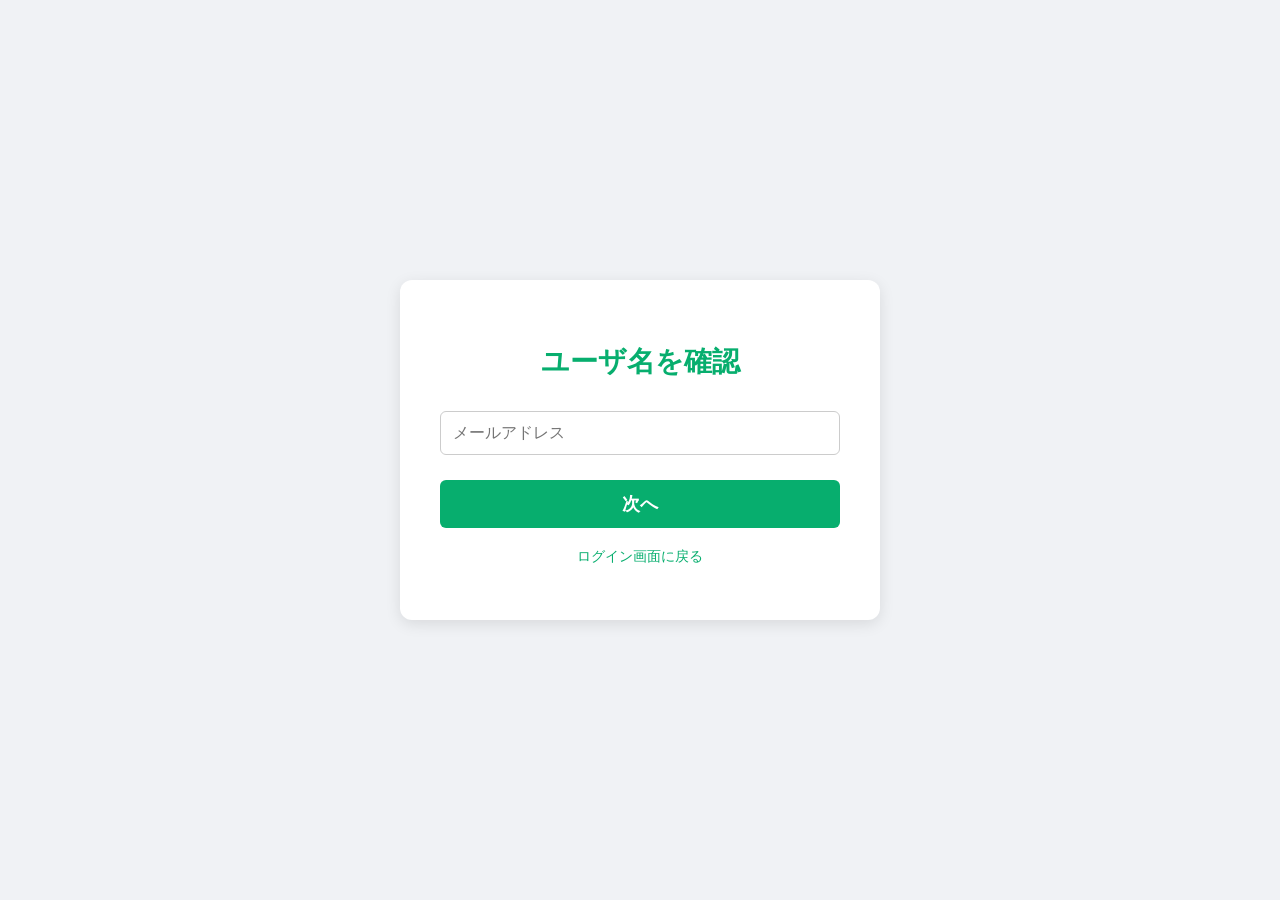
<file: html/forgot-username.html>
<!DOCTYPE html>
<html lang="ja">
<head>
    <meta charset="UTF-8">
    <title>ユーザー名を忘れた方へ</title>
    <link rel="stylesheet" href="../css/forgot-username.css">
</head>
<body>
    <div class="forgotUserForm-container">
      <h2>ユーザ名を確認</h2>
      <form id="forgotUserForm">
        <input type="email" id="email" placeholder="メールアドレス" required><br>
        <button type="submit">次へ</button>
      </form>
      <p><a href="login.html">ログイン画面に戻る</a></p>
    </div>
    <script src="../js/forgot-username.js"></script>
</body>
</html>
</file>
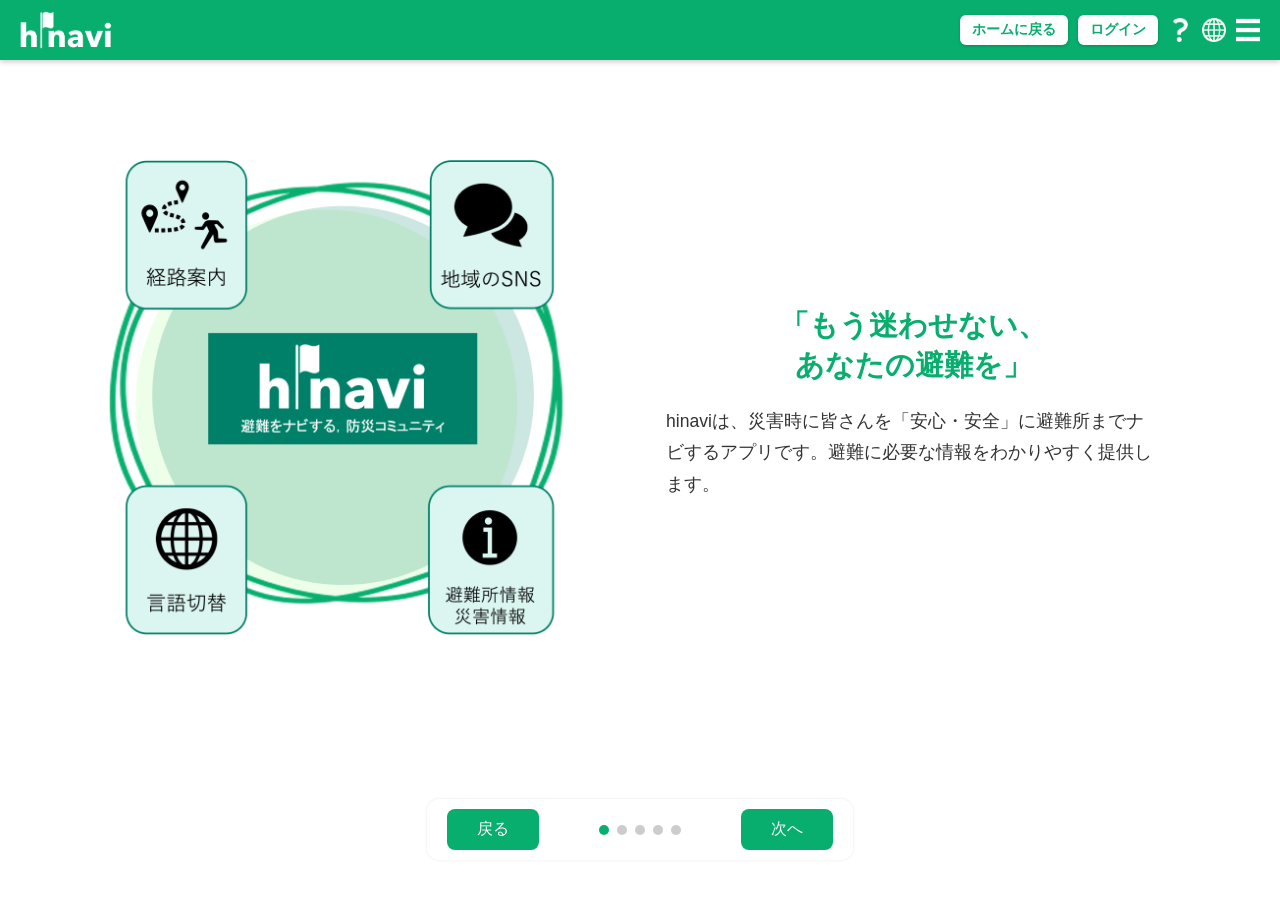
<file: html/help.html>
<!DOCTYPE html>
<html lang="ja">
<head>
  <meta charset="UTF-8">
  <meta name="viewport" content="width=device-width, initial-scale=1.0, minimum-scale=1.0">
  <title data-i18n="help-html-title">チュートリアル</title>
  <link rel="stylesheet" href="../css/help.css">
  <link rel="stylesheet" href="../css/header.css">
</head>
<body>
  <header id="header">
    <img src="../img/logo2.png" alt="hinavi" id="logo">

    <div id="header-right">
      <button id="back-to-home-btn" onclick="location.href='../index.html'">ホームに戻る</button>

      <button id="loginBtn" onclick="location.href='login.html'">ログイン</button>

      <button id="help-btn" onclick="location.href='help.html'">
        <img src="../img/help.png" alt="Help">
      </button>

      <div id="language-wrapper">
        <button id="language-btn">
          <img src="../img/language.png" alt="Language" />
        </button>
        <select id="language-select">
          <option value="ja">日本語</option>
          <option value="zh">中文</option>
          <option value="en">English</option>
        </select>
      </div>

      <div id="menu-container">
        <button id="menu-btn" class="header-icon-btn">
          <img src="../img/menu.png" alt="Menu">
        </button>
        <ul id="menu-list" class="hidden">
          <li id="menu-mypage"><a href="mypage.html" data-i18n="mypage">マイページ</a></li>
          <li id="menu-hinavi"><a href="hinavi.html" data-i18n="hinavi-icon">hinaviとは</a></li>
        </ul>
      </div>
    </div>
  </header>
  <style>

  /* 改行文字（\n）を実際の改行として表示する */
  [data-i18n] {
    white-space: pre-line;
  }
  </style>

  <div class="help-container">
    <!-- 各スライド -->
    <div class="slide active">
      <div class="slide-content">
        <img src="../img/help1-1.png" alt="hinaviの説明">
        <div class="text">
          <h2 data-i18n="help-title">「もう迷わせない、
                                      あなたの避難を」</h2>
          <p data-i18n="help-description">hinaviは、災害時に皆さんを「安心・安全」に避難所までナビするアプリです。避難に必要な情報をわかりやすく提供します。</p>
        </div>
      </div>
    </div>

    <div class="slide">
      <div class="slide-content">
        <img src="../img/help3.png" alt="避難経路案内">
        <div class="text">
          <h2 data-i18n="evacuation-route-title">近くの避難所までの
                                                  最短ルートを案内</h2>
          <p data-i18n="evacuation-route-description">GPSを活用し、現在地から避難所までのルートを表示・案内します。</p>
        </div>
      </div>
    </div>

    <div class="slide">
      <div class="slide-content">
        <img src="../img/help4.png" alt="コメント投稿">
        <div class="text">
          <h2 data-i18n="comment-title">ローカル情報を共有し
                                        避難に活用</h2>
          <p data-i18n="comment-description">地図上で「通れない道」「段差」などの情報を投稿・確認できます。これらの情報をもとに避難所までの最適なルートを選択できます。</p>
        </div>
      </div>
    </div>

        <div class="slide">
      <div class="slide-content">
        <img src="../img/help2.png" alt="災害・避難所情報">
        <div class="text">
          <h2 data-i18n="disasters-and-evacuation-centers-title">最新の災害・避難所情報を
                                                                  すぐに確認</h2>
          <p data-i18n="disasters-and-evacuation-centers-description">現在地周辺の災害状況や避難所情報をすぐに確認できます。</p>
        </div>
      </div>
    </div>

    <div class="slide">
      <div class="slide-content">
        <img src="../img/help5.png" alt="多言語対応">
        <div class="text">
          <h2 data-i18n="multilingual-support-title">多言語対応で誰でも安心</h2>
          <p data-i18n="multilingual-support-description">現在は、日本語・英語・中国語に対応しています。</p>
        </div>
      </div>
    </div>

    <!-- ページ下のボタン -->
    <div class="controls">
      <button id="prevBtn" data-i18n="pre-btn">戻る</button>
      <div class="dots">
        <span class="dot active"></span>
        <span class="dot"></span>
        <span class="dot"></span>
        <span class="dot"></span>
        <span class="dot"></span>
      </div>
      <button id="nextBtn" data-i18n="next-btn">次へ</button>
    </div>
  </div>

  <script src="../js/help.js"></script>
  <script src="../js/lang.js" defer></script>
  <script src="../js/menu.js" defer></script>
</body>
</html>
</file>
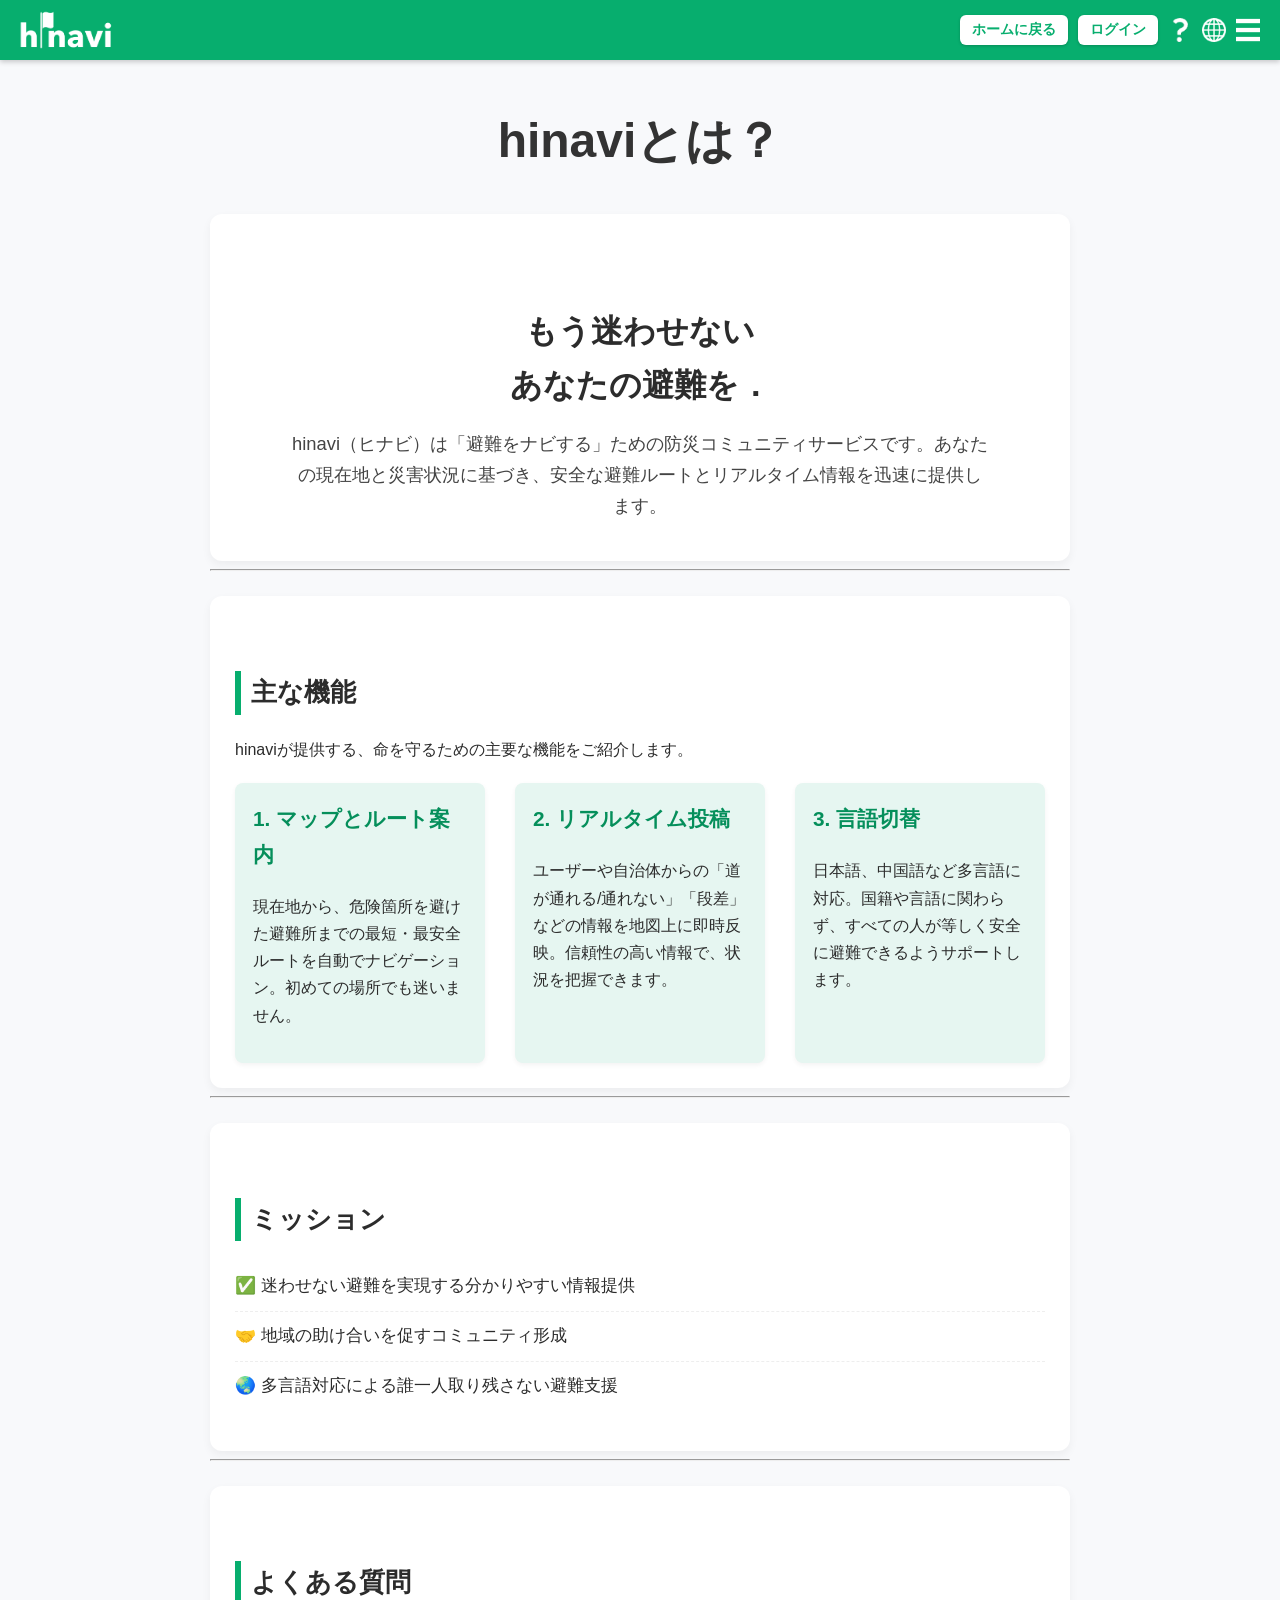
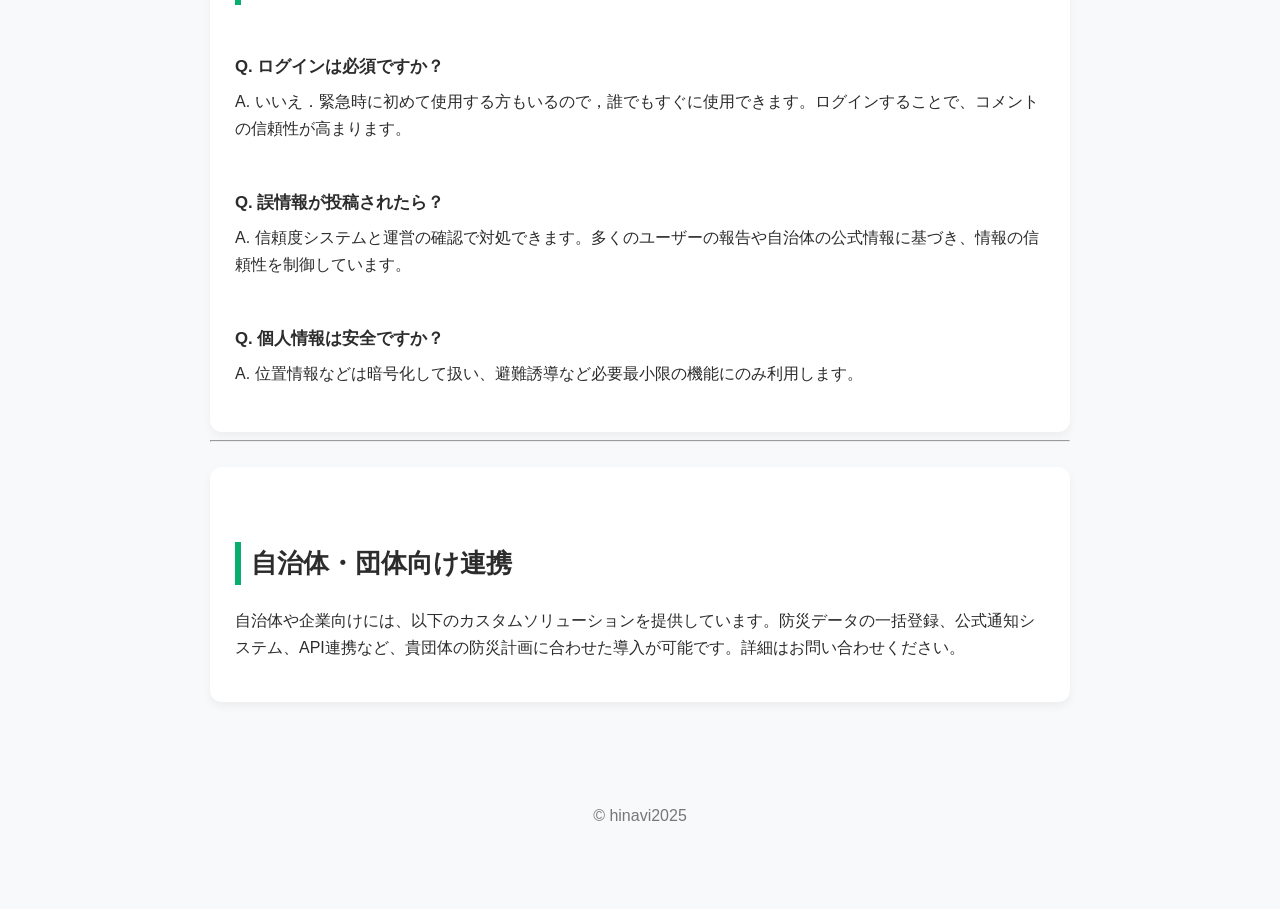
<file: html/hinavi.html>
<!DOCTYPE html>
<html lang="ja">
<head>
  <meta charset="UTF-8" />
  <meta name="viewport" content="width=device-width, initial-scale=1.0" />
  <title data-i18n="hinavi-title">hinaviとは？</title>
  <link rel="stylesheet" href="../css/hinavi.css">
  <link rel="stylesheet" href="../css/header.css">
</head>
<body>
  <header id="header">
    <img src="../img/logo2.png" alt="hinavi" id="logo">

    <div id="header-right">
      <button id="back-to-home-btn" onclick="location.href='../index.html'">ホームに戻る</button>

      <button id="loginBtn" onclick="location.href='login.html'">ログイン</button>

      <button id="help-btn" onclick="location.href='help.html'">
        <img src="../img/help.png" alt="Help">
      </button>

      <div id="language-wrapper">
        <button id="language-btn">
          <img src="../img/language.png" alt="Language" />
        </button>
        <select id="language-select">
          <option value="ja">日本語</option>
          <option value="zh">中文</option>
          <option value="en">English</option>
        </select>
      </div>
      <style>
      /* 改行文字（\n）を実際の改行として表示する */
      [data-i18n] {
        white-space: pre-line;
      }
      </style>

      <div id="menu-container">
        <button id="menu-btn" class="header-icon-btn">
          <img src="../img/menu.png" alt="Menu">
        </button>
        <ul id="menu-list" class="hidden">
          <li id="menu-mypage"><a href="mypage.html" data-i18n="mypage">マイページ</a></li>
          <li id="menu-hinavi"><a href="hinavi.html" data-i18n="hinavi-icon">hinaviとは</a></li>
        </ul>
      </div>
    </div>
  </header>

<div class="container">
    <h1 data-i18n="hinavi-title">hinaviとは？</h1>
    <section class="main-message" >
        <h2 class="no-border" data-i18n="hinavi-subtitle">もう迷わせない
                                                          あなたの避難を．</h2>
        <p class="lead-text" data-i18n="hinavi-description">hinavi（ヒナビ）は「避難をナビする」ための防災コミュニティサービスです。あなたの現在地と災害状況に基づき、安全な避難ルートとリアルタイム情報を迅速に提供します。</p>
    </section>

    <hr>

    <section>
        <h2 data-i18n="hinavi-features">主な機能</h2>
        <p data-i18n="hinavi-features-description">hinaviが提供する、命を守るための主要な機能をご紹介します。</p>

        <div class="feature-grid">
            <div class="feature-item">
                <h3 data-i18n="hinavi-feature-1-title">1. マップとルート案内</h3>
                <p data-i18n="hinavi-feature-1-description">現在地から、危険箇所を避けた避難所までの最短・最安全ルートを自動でナビゲーション。初めての場所でも迷いません。</p>

            </div>
            
            <div class="feature-item">
                <h3 data-i18n="hinavi-feature-2-title">2. リアルタイム投稿</h3>
                <p data-i18n="hinavi-feature-2-description">ユーザーや自治体からの「道が通れる/通れない」「段差」などの情報を地図上に即時反映。信頼性の高い情報で、状況を把握できます。</p>
            </div>
            
            
            <div class="feature-item">
                <h3 data-i18n="hinavi-feature-3-title">3. 言語切替</h3>
                <p data-i18n="hinavi-feature-3-description">日本語、中国語など多言語に対応。国籍や言語に関わらず、すべての人が等しく安全に避難できるようサポートします。</p>
            </div>
        </div>
    </section>

    <hr>

    <section>
      <h2 data-i18n="mission-title">ミッション</h2>
      <ul class="value-list">
        <li data-i18n="mission-1">✅ 迷わせない避難を実現する分かりやすい情報提供</li>
        <li data-i18n="mission-2">🤝 地域の助け合いを促すコミュニティ形成</li>
        <li data-i18n="mission-3">🌏 多言語対応による誰一人取り残さない避難支援</li>
      </ul>
    </section>

    <hr>

    <section>
      <h2 data-i18n="faq-title">よくある質問</h2>
      <div class="faq-item" data-i18n="faq-1">
        <strong data-i18n="faq-1-question">Q. ログインは必須ですか？</strong>
        A. いいえ．緊急時に初めて使用する方もいるので，誰でもすぐに使用できます。ログインすることで、コメントの信頼性が高まります。
      </div>
      <div class="faq-item" data-i18n="faq-2">
        <strong data-i18n="faq-2-question">Q. 誤情報が投稿されたら？</strong>
        A. 信頼度システムと運営の確認で対処できます。多くのユーザーの報告や自治体の公式情報に基づき、情報の信頼性を制御しています。
      </div>
      <div class="faq-item" data-i18n="faq-3">
        <strong data-i18n="faq-3-question">Q. 個人情報は安全ですか？</strong>
        A. 位置情報などは暗号化して扱い、避難誘導など必要最小限の機能にのみ利用します。
      </div>
    </section>

    <hr>
    
    <section>
      <h2 data-i18n="collaboration-title">自治体・団体向け連携</h2>
      <p data-i18n="collaboration-description">自治体や企業向けには、以下のカスタムソリューションを提供しています。防災データの一括登録、公式通知システム、API連携など、貴団体の防災計画に合わせた導入が可能です。詳細はお問い合わせください。</p>
    </section>

    <footer id="footer">
      © hinavi2025
    </footer>
  </div>

  <button onclick="scrollToTop()" id="scrollToTopBtn" title="トップに戻る">↑</button>

  <script>
    // --- トップに戻るボタンの JavaScript ロジック ---
    window.onscroll = function() { scrollFunction() };
    function scrollFunction() {
      const btn = document.getElementById("scrollToTopBtn");
      if (document.body.scrollTop > 20 || document.documentElement.scrollTop > 20) {
        btn.style.display = "block";
      } else {
        btn.style.display = "none";
      }
    }
    function scrollToTop() {
      window.scrollTo({
        top: 0,
        behavior: 'smooth' 
      });
    }
    // ------------------------------------


    // --- メニューと言語ボタンの機能 (標準select版) ---
    document.addEventListener('DOMContentLoaded', () => {
        const menuBtn = document.getElementById('menu-btn');
        const menuList = document.getElementById('menu-list');
        const langBtn = document.getElementById('language-btn');
        const langSelect = document.getElementById('language-select'); // select要素
        const menuContainer = document.getElementById('menu-container'); 
        const langWrapper = document.getElementById('language-wrapper'); 

        // --- 1. メニューボタン機能 ---
        if (menuBtn && menuList) {
            menuBtn.addEventListener('click', (event) => {
                event.stopPropagation();
                menuList.classList.toggle('hidden');
            });
            
            // 外側をクリックしたら閉じる
            document.addEventListener('click', (event) => {
                if (menuContainer && !menuContainer.contains(event.target) && !menuList.classList.contains('hidden')) {
                    menuList.classList.add('hidden');
                }
            });
        }
        
        // --- 2. 言語ボタン（アイコン）機能 ---
        if (langBtn && langSelect) {
            
            // ページロード時の初期言語設定（localStorageから）
            const storedLang = localStorage.getItem("selectedLanguage") || "ja";
            langSelect.value = storedLang;

            // ★修正点: アイコンをクリックしたらselect要素にフォーカスを当てて開かせる
            langBtn.addEventListener('click', (event) => {
                event.stopPropagation();
                langSelect.focus(); 
                
                // メニューが開いている場合は閉じる
                menuList.classList.add('hidden');
            });
        }

    });
  </script>
  <script src="../js/lang.js" defer></script>
  <script src="../js/menu.js" defer></script>
</body>
</html>
</file>
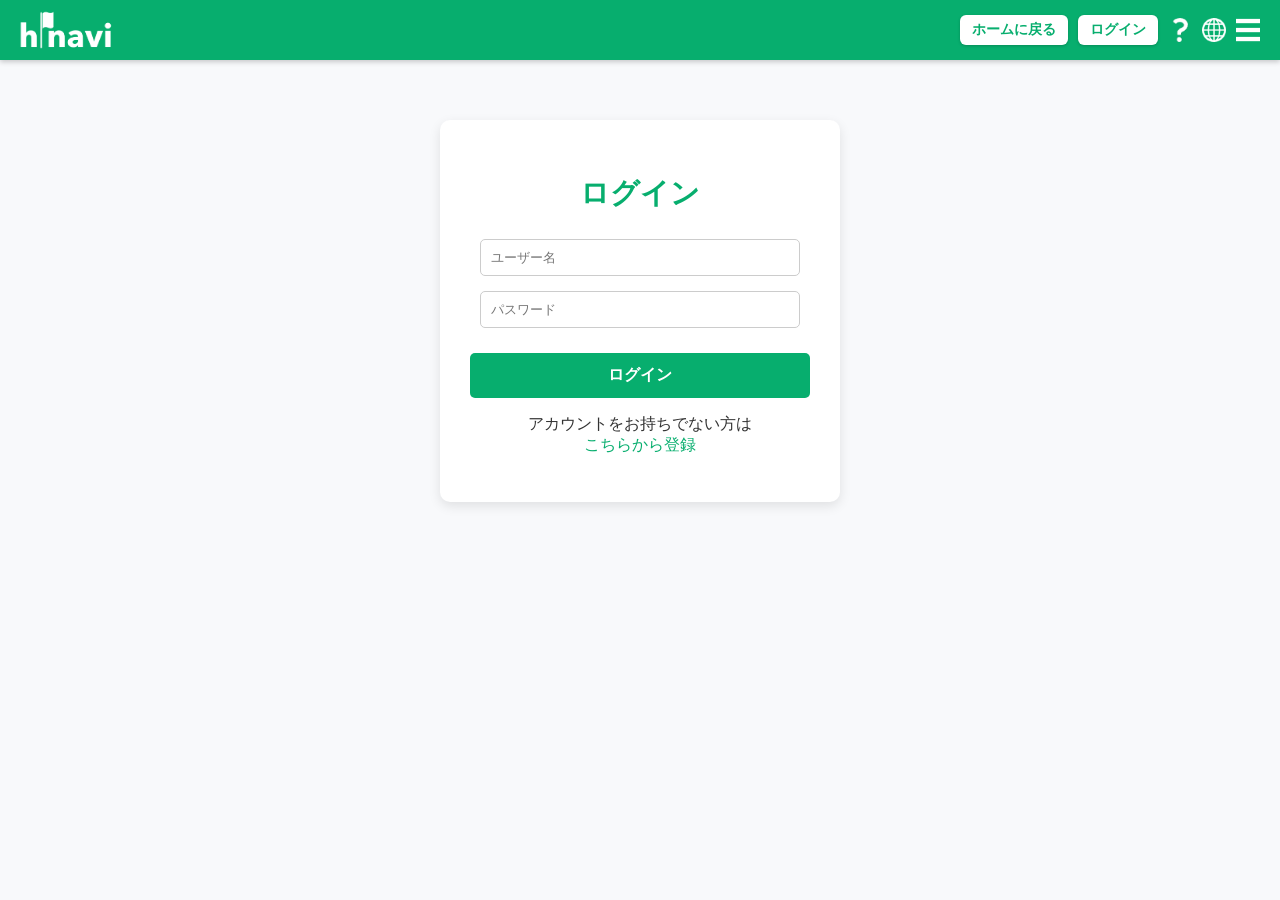
<file: html/login.html>
<!DOCTYPE html>
<html lang="ja">
<head>
  <meta charset="UTF-8">
  <meta name="viewport" content="width=device-width, initial-scale=1.0, minimum-scale=1.0">
  <title data-i18n="login_title">ログインページ</title>
  <link rel="stylesheet" href="../css/login.css">
  <link rel="stylesheet" href="../css/header.css">
</head>
<body>
  <header id="header">
    <img src="../img/logo2.png" alt="hinavi" id="logo">

    <div id="header-right">
      <button id="back-to-home-btn" onclick="location.href='../index.html'">ホームに戻る</button>

      <button id="loginBtn" onclick="location.href='login.html'">ログイン</button>

      <button id="help-btn" onclick="location.href='help.html'">
        <img src="../img/help.png" alt="Help">
      </button>

      <div id="language-wrapper">
        <button id="language-btn">
          <img src="../img/language.png" alt="Language" />
        </button>
        <select id="language-select">
          <option value="ja">日本語</option>
          <option value="zh">中文</option>
          <option value="en">English</option>
        </select>
      </div>

      <div id="menu-container">
        <button id="menu-btn" class="header-icon-btn">
          <img src="../img/menu.png" alt="Menu">
        </button>
        <ul id="menu-list" class="hidden">
          <li id="menu-mypage"><a href="mypage.html" data-i18n="mypage">マイページ</a></li>
          <li id="menu-hinavi"><a href="hinavi.html" data-i18n="hinavi-icon">hinaviとは</a></li>
        </ul>
      </div>
    </div>
  </header>

  <div class="login-container">
    <h2 data-i18n="login_heading">ログイン</h2>
    <form id="loginForm">
      <input type="text" id="username" data-i18n-placeholder="username" placeholder="ユーザー名" required><br>
      <input type="password" id="password" data-i18n-placeholder="password" placeholder="パスワード" required><br>
      <button type="submit" data-i18n="login_btn">ログイン</button>
      <p data-i18n="no_account">アカウントをお持ちでない方は <br> <a href="register.html" data-i18n="register_link">こちらから登録</a></p>
    </form>
  </div>
  
  <script>
    // --- ヘッダーの JavaScript ロジック (変更なし) ---
    document.addEventListener('DOMContentLoaded', () => {
        const menuBtn = document.getElementById('menu-btn');
        const menuList = document.getElementById('menu-list');
        const langBtn = document.getElementById('language-btn');
        const langSelect = document.getElementById('language-select');
        const menuContainer = document.getElementById('menu-container'); 
        
        // --- 1. メニューボタン機能 ---
        if (menuBtn && menuList) {
            menuBtn.addEventListener('click', (event) => {
                event.stopPropagation();
                menuList.classList.toggle('hidden');
            });
            
            document.addEventListener('click', (event) => {
                if (menuContainer && !menuContainer.contains(event.target) && !menuList.classList.contains('hidden')) {
                    menuList.classList.add('hidden');
                }
            });
        }
        
        // --- 2. 言語ボタン（アイコン）機能 ---
        if (langBtn && langSelect) {
            
            const storedLang = localStorage.getItem("selectedLanguage") || "ja";
            langSelect.value = storedLang;

            langBtn.addEventListener('click', (event) => {
                event.stopPropagation();
                langSelect.focus(); 
                menuList.classList.add('hidden');
            });
        }
    });
  </script>

  <script type="module">
    import { initLoginForm } from '../js/auth.js';
    document.addEventListener("DOMContentLoaded", () => {
      initLoginForm();
    });
  </script>
  <script src="../js/lang.js"></script>
  <script src="../js/menu.js" defer></script>
</body>
</html>
</file>
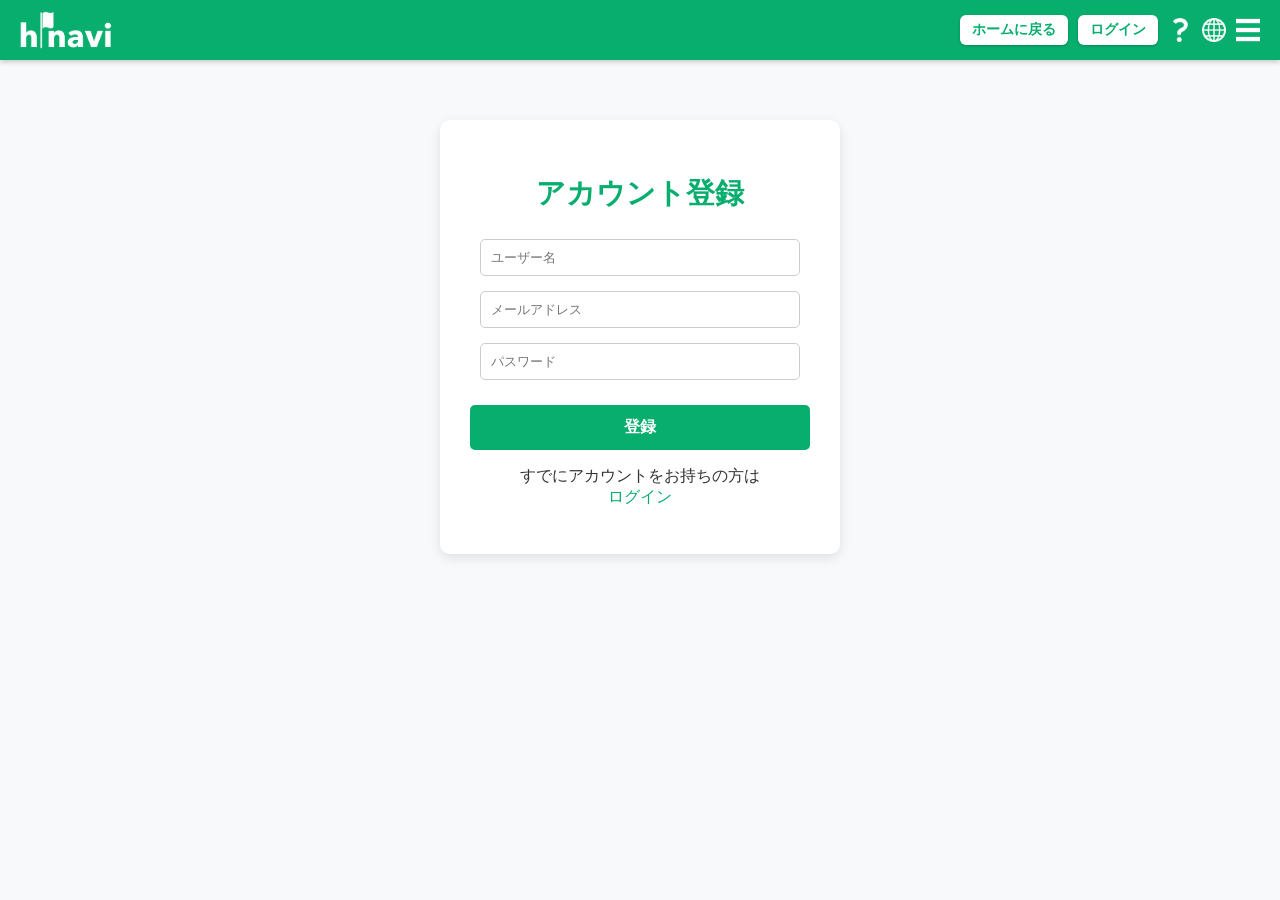
<file: html/register.html>
<!DOCTYPE html>
<html lang="ja">
<head>
  <meta charset="UTF-8">
  <meta name="viewport" content="width=device-width, initial-scale=1.0, minimum-scale=1.0">
  <title data-i18n="register_title">アカウント登録</title>
  <link rel="stylesheet" href="../css/register.css">
  <link rel="stylesheet" href="../css/header.css"> 
</head>
<body>
  <header id="header">
    <img src="../img/logo2.png" alt="hinavi" id="logo">

    <div id="header-right">
      <button id="back-to-home-btn" onclick="location.href='../index.html'">ホームに戻る</button>

      <button id="loginBtn" onclick="location.href='login.html'">ログイン</button>

      <button id="help-btn" onclick="location.href='help.html'">
        <img src="../img/help.png" alt="Help">
      </button>

      <div id="language-wrapper">
        <button id="language-btn">
          <img src="../img/language.png" alt="Language" />
        </button>
        <select id="language-select">
          <option value="ja">日本語</option>
          <option value="zh">中文</option>
          <option value="en">English</option>
        </select>
      </div>

      <div id="menu-container">
        <button id="menu-btn" class="header-icon-btn">
          <img src="../img/menu.png" alt="Menu">
        </button>
        <ul id="menu-list" class="hidden">
          <li id="menu-mypage"><a href="mypage.html" data-i18n="mypage">マイページ</a></li>
          <li id="menu-hinavi"><a href="hinavi.html" data-i18n="hinavi-icon">hinaviとは</a></li>
        </ul>
      </div>
    </div>
  </header>

  <div class="register-container">
    <h2 data-i18n="register_heading">アカウント登録</h2>
    <form id="registerForm">
      <input type="text" id="username" data-i18n-placeholder="username" placeholder="ユーザー名" required><br>
      <input type="email" id="email" data-i18n-placeholder="email" placeholder="メールアドレス" required><br>
      <input type="password" id="password" data-i18n-placeholder="password" placeholder="パスワード（6文字以上）" minlength="6" required><br>
      <button type="submit" data-i18n="register_btn">登録</button>
    </form>
    <p data-i18n="have_account">
      すでにアカウントをお持ちの方は <br>
      <a href="login.html" data-i18n="login_link">ログイン</a>
    </p>
  </div>

  <script>
    // --- ヘッダーの JavaScript ロジック (login.htmlから流用) ---
    document.addEventListener('DOMContentLoaded', () => {
        const menuBtn = document.getElementById('menu-btn');
        const menuList = document.getElementById('menu-list');
        const langBtn = document.getElementById('language-btn');
        const langSelect = document.getElementById('language-select');
        const menuContainer = document.getElementById('menu-container'); 
        
        // --- 1. メニューボタン機能 ---
        if (menuBtn && menuList) {
            menuBtn.addEventListener('click', (event) => {
                event.stopPropagation();
                menuList.classList.toggle('hidden');
            });
            
            document.addEventListener('click', (event) => {
                if (menuContainer && !menuContainer.contains(event.target) && !menuList.classList.contains('hidden')) {
                    menuList.classList.add('hidden');
                }
            });
        }
        
        // --- 2. 言語ボタン（アイコン）機能 ---
        if (langBtn && langSelect) {
            
            const storedLang = localStorage.getItem("selectedLanguage") || "ja";
            langSelect.value = storedLang;

            langBtn.addEventListener('click', (event) => {
                event.stopPropagation();
                langSelect.focus(); 
                menuList.classList.add('hidden');
            });
        }
    });
  </script>
  
  <script src="../js/register.js"></script>
  <script src="../js/lang.js" defer></script>
  <script src="../js/menu.js" defer></script>
</body>
</html>
</file>
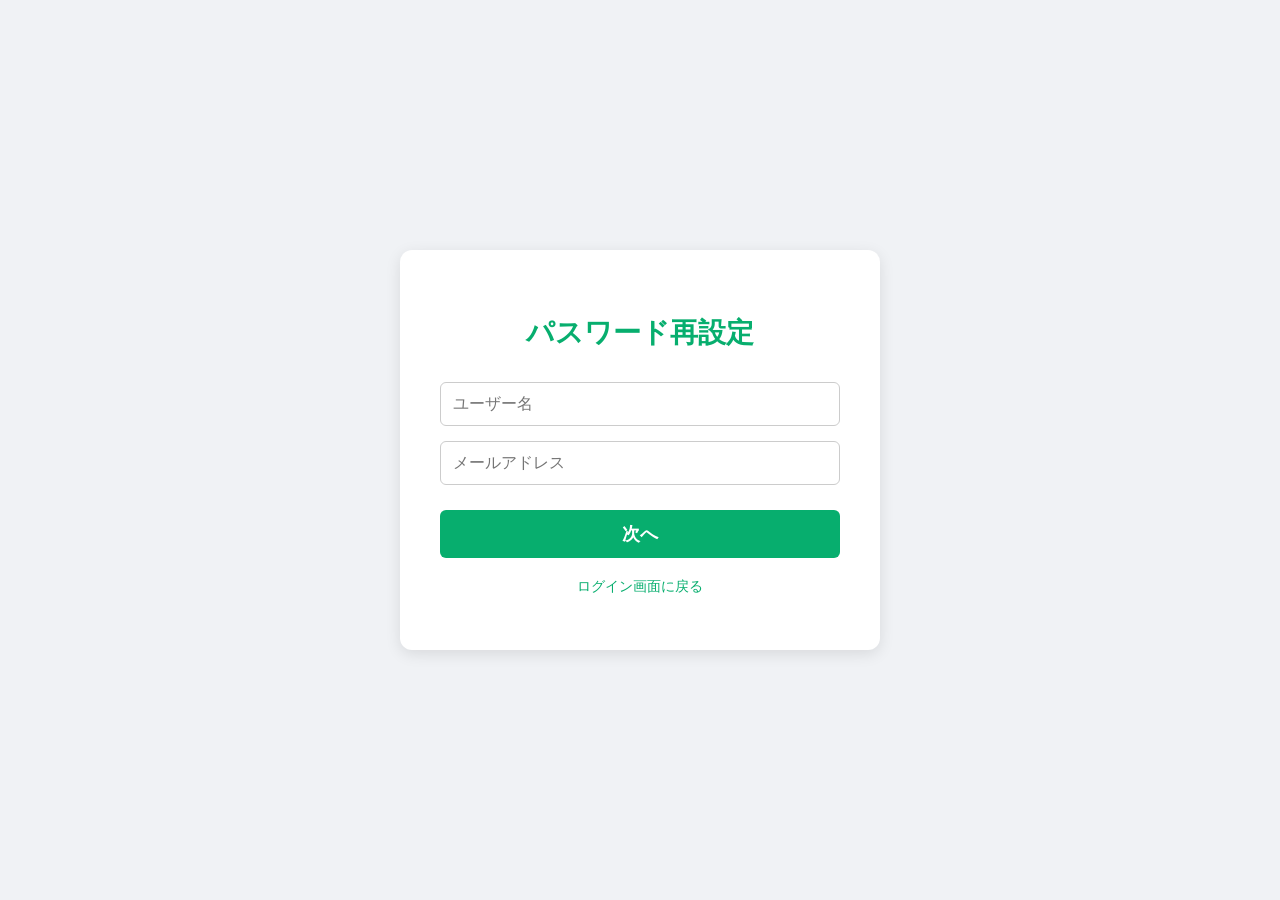
<file: html/request-reset.html>
<!DOCTYPE html>
<html lang="ja">
<head>
    <meta charset="UTF-8">
    <title>パスワード再設定</title>
    <link rel="stylesheet" href="../css/request-reset.css">
</head>
<body>
    <div class = "request-reset-container">
      <h2>パスワード再設定</h2>
      <form id="forgotForm">
        <input type="text" id="username" placeholder="ユーザー名" required><br>
        <input type="email" id="email" placeholder="メールアドレス" required><br>
        <button type="submit">次へ</button>
      </form>
      <p><a href="login.html">ログイン画面に戻る</a></p>
    </div>
    <script src="../js/forgot-password.js"></script>
</body>
</html>
</file>
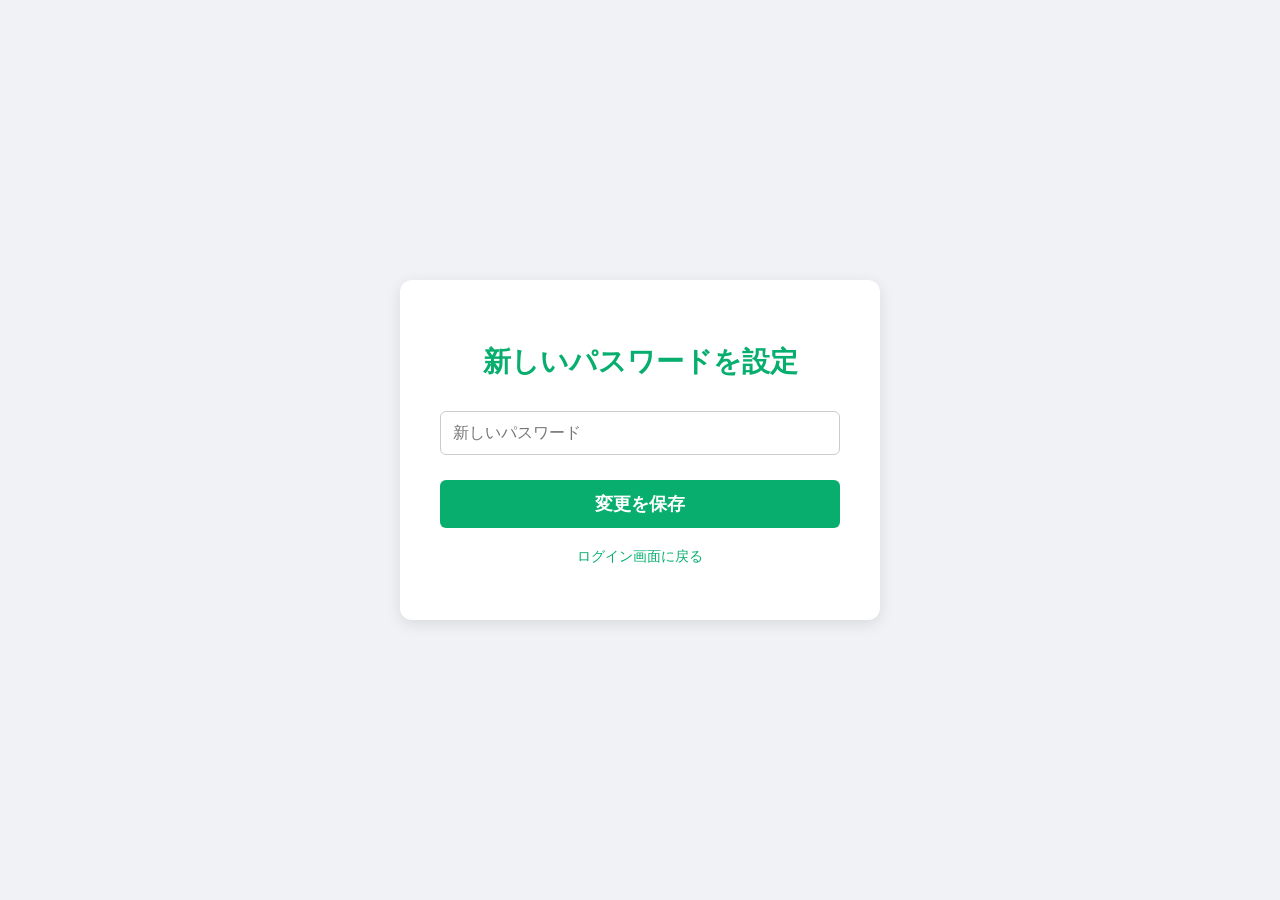
<file: html/reset-password.html>
<!DOCTYPE html>
<html lang="ja">
<head>
    <meta charset="UTF-8">
    <title>新しいパスワード設定</title>
    <link rel="stylesheet" href="../css/reset-password.css">
</head>
<body>
    <div class = "request-password-container">
      <h2>新しいパスワードを設定</h2>
      <form id="resetForm">
        <input type="password" id="newPassword" placeholder="新しいパスワード" required><br>
        <button type="submit">変更を保存</button>
      </form>
      <p><a href="login.html">ログイン画面に戻る</a></p>
    </div>
    <script src="../js/reset-password.js"></script>
</body>
</html>
</file>
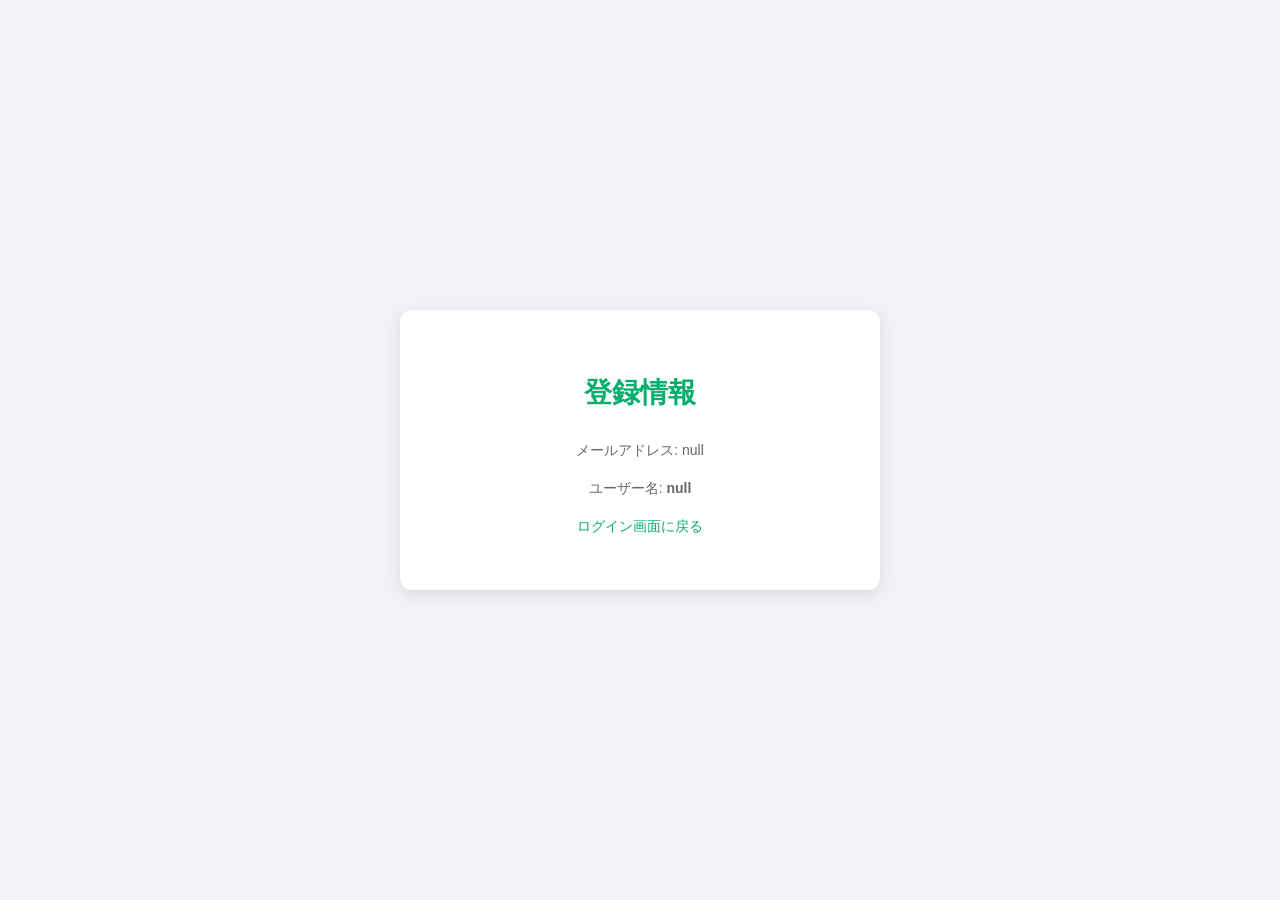
<file: html/show-username.html>
<!DOCTYPE html>
<html lang="ja">
<head>
    <meta charset="UTF-8">
    <title>ユーザー名表示</title>
    <link rel="stylesheet" href="../css/show-username.css">
</head>
<body>
    <div class = "show-username-container">
      <h2>登録情報</h2>
      <p id="output"></p>
      <p><a href="login.html">ログイン画面に戻る</a></p>
    </div>
    <script src="../js/show-username.js"></script>
</body>
</html>
</file>
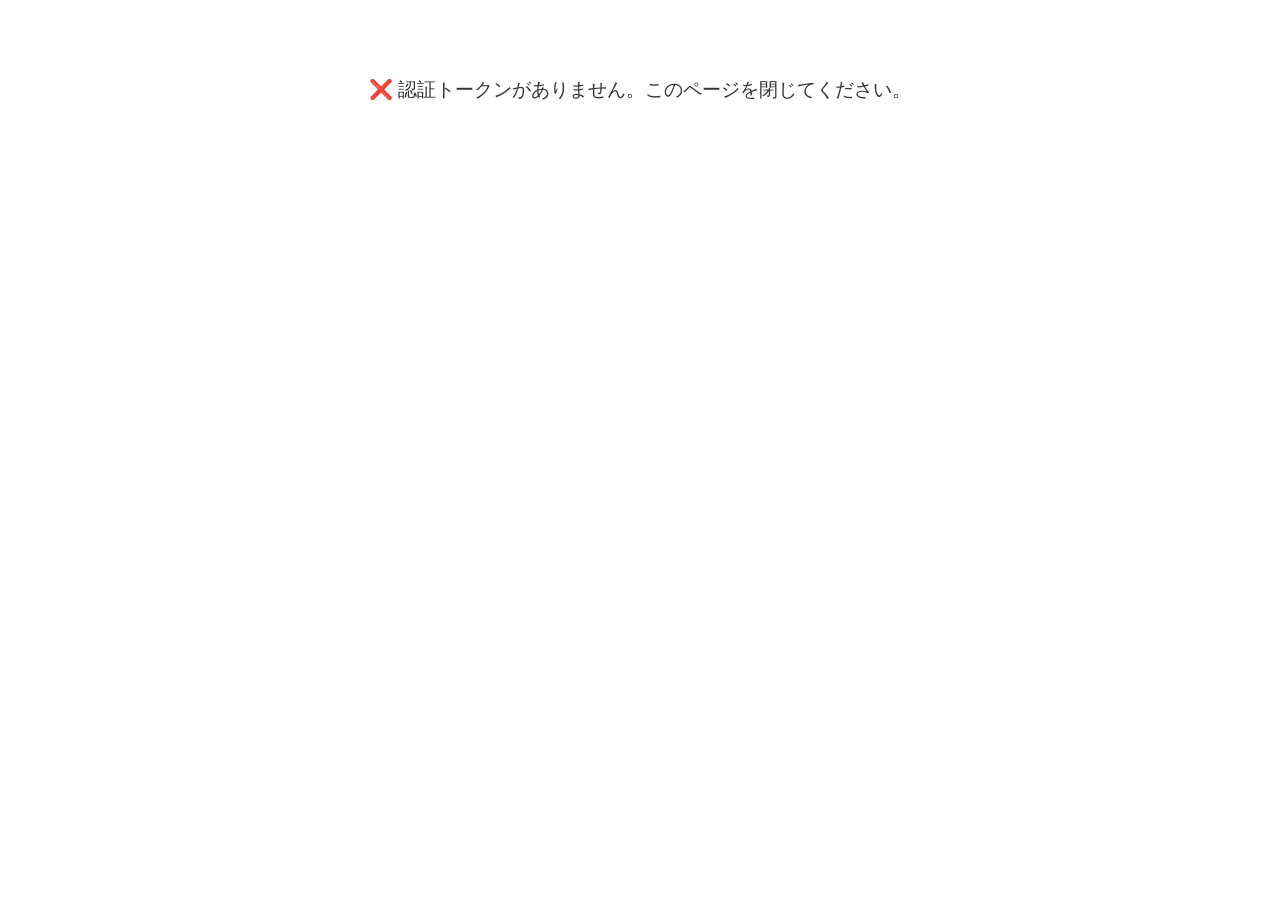
<file: html/verify.html>
<!DOCTYPE html>
<html lang="ja">
<head>
    <meta charset="UTF-8">
    <meta name="viewport" content="width=device-width, initial-scale=1.0">
    <title>メール認証</title>
    <style>
        body { font-family: sans-serif; text-align: center; padding-top: 50px; }
        .message { font-size: 1.2em; color: #333; }
        .spinner { border: 4px solid rgba(0,0,0,.1); width: 36px; height: 36px; border-radius: 50%; border-left-color: #007bff; animation: spin 1s infinite linear; margin: 20px auto; }
        @keyframes spin { 0% { transform: rotate(0deg); } 100% { transform: rotate(360deg); } }
    </style>
</head>
<body>
    <div id="status">
        <div class="spinner"></div>
        <p class="message" data-i18n="verifying">認証処理中です。しばらくお待ちください...</p>
    </div>

    <script>
        document.addEventListener('DOMContentLoaded', function() {
            const params = new URLSearchParams(window.location.search);
            const token = params.get('token');
            const statusDiv = document.getElementById('status');

            if (!token) {
                statusDiv.innerHTML = '<p class="message">❌ 認証トークンがありません。このページを閉じてください。</p>';
                return;
            }

            fetch(`/verify_api.php?token=${token}`, {
                method: 'GET',
                headers: { 'Content-Type': 'application/json' }
            })
            .then(response => response.json())
            .then(data => {
                statusDiv.innerHTML = '<p class="message">認証が完了しました。自動的にログインページへ移動します...</p>';

                // URLからトークンを削除（セキュリティ対策）
                history.replaceState(null, '', window.location.pathname);

                // 3秒後に login.html にリダイレクト
                setTimeout(() => {
                    window.location.href = 'login.html';
                }, 3000);
            })
            .catch(error => {
                statusDiv.innerHTML = '<p class="message">このページを閉じてください。</p>';
                console.error('Fetch error:', error);
            });
        });
    </script>
</body>
</html>
</file>
<file: css/forgot-username.css>
/* ---------------------------------- */
/* 1. 全体の設定と背景 (Body & HTML) */
/* ---------------------------------- */
body {
    /* ページの背景を落ち着いた色に設定 */
    background-color: #f0f2f5; 
    /* フォントを設定 */
    font-family: 'Segoe UI', Tahoma, Geneva, Verdana, sans-serif;
    /* ページ全体で要素を中央に配置 */
    display: flex;
    justify-content: center;
    align-items: center;
    /* ビューポートの高さ全体を使用 */
    min-height: 100vh; 
    margin: 0;
    padding: 0;
    box-sizing: border-box;
}

/* ---------------------------------- */
/* 2. コンテナ (Card Design) */
/* ---------------------------------- */
.forgotUserForm-container{
    /* 白いカードのような背景 */
    background-color: #ffffff;
    /* 角を丸くする */
    border-radius: 12px;
    /* 影をつけて浮き上がらせる */
    box-shadow: 0 4px 15px rgba(0, 0, 0, 0.1); 
    /* 内側の余白 */
    padding: 40px;
    /* 最大幅を設定 */
    max-width: 400px;
    width: 90%;
    text-align: center;
    /* 中央配置のための調整 */
    margin: 20px; 
}

/* ---------------------------------- */
/* 3. 見出し (H2) */
/* ---------------------------------- */
.forgotUserForm-container h2 {
    color: #07ae6e;
    margin-bottom: 30px;
    font-weight: 600;
    font-size: 28px;
}

/* ---------------------------------- */
/* 4. 入力フィールド (Inputs) */
/* ---------------------------------- */
#forgotUserForm input[type="email"] {
    width: 100%;
    /* ボックスのサイズ計算方法を変更 */
    box-sizing: border-box; 
    padding: 12px;
    margin-bottom: 15px;
    border: 1px solid #ccc;
    border-radius: 6px;
    font-size: 16px; /* PCでも読みやすいサイズ */
    transition: border-color 0.3s, box-shadow 0.3s;
}

/* 入力フィールドがフォーカスされたとき */
#forgotUserForm input:focus {
    border-color: #07ae6e; /* 青色に変化 */
    outline: none; 
    box-shadow: 0 0 5px rgba(0, 123, 255, 0.3);
}

/* ---------------------------------- */
/* 5. 次へボタン (Button) */
/* ---------------------------------- */
#forgotUserForm button[type="submit"] {
    width: 100%;
    padding: 12px;
    background-color: #07ae6e; /* メインカラー */
    color: white;
    border: none;
    border-radius: 6px;
    cursor: pointer;
    font-size: 18px; /* ボタンは少し大きく */
    font-weight: bold;
    margin-top: 10px;
    transition: background-color 0.3s;
}

/* ボタンにマウスオーバーしたとき */
#forgotUserForm button[type="submit"]:hover {
    background-color: #058f5b; 
}

/* ---------------------------------- */
/* 6. リンクとテキスト (Links & Text) */
/* ---------------------------------- */
.forgotUserForm-container p {
    color: #666;
    margin-top: 20px;
    font-size: 14px;
}

.forgotUserForm-container a {
    color: #07ae6e;
    text-decoration: none; 
    transition: color 0.3s;
}

.forgotUserForm-container a:hover {
    color: #058f5b;
    text-decoration: underline; 
}

/* ################################## */
/* 8. モバイル対応 (Media Query) */
/* ################################## */

/* 画面幅が600px以下の場合に適用されるスタイル */
@media (max-width: 600px) {
    
    /* 1. Bodyの調整 */
    body {
        /* モバイルでは背景色を白にして、フルスクリーンの「アプリ感」を出す */
        background-color: #ffffff;
        /* モバイルでは中央配置を解除し、上端に寄せる */
        align-items: flex-start;
    }

    /* 2. ログインコンテナの調整 */
    .forgotUserForm-container {
        /* モバイルでは画面の幅いっぱいに広げる */
        width: 100%;
        max-width: 100%;
        /* 角丸と影を削除し、画面にフィットさせる */
        border-radius: 0;
        box-shadow: none;
        /* 上下の余白を調整 */
        padding: 20px;
        margin: 0;
        /* ビューポートの高さ全体を使用 */
        min-height: 100vh; 
    }
    
    /* 3. 見出しの調整 */
    .forgotUserForm-container h2 {
        font-size: 26px; /* 少しだけ小さく */
        margin-top: 10px;
        margin-bottom: 25px;
    }

    /* 4. 入力フィールドとボタンのサイズ調整（モバイル向け改善） */
    #forgotUserForm input[type="email"] {
        /* ⬇️ 高さ（タッチ領域）を確保 ⬇️ */
        padding: 15px; 
        font-size: 16px; 
    }
    
    #forgotUserForm button[type="submit"] {
        /* ⬇️ 高さ（タッチ領域）を確保 ⬇️ */
        padding: 15px; 
        font-size: 18px;
    }
}
</file>
<file: css/help.css>
body {
  margin: 0;
  background-color: #fff;
  font-family: 'Segoe UI', sans-serif;
  color: #333;
  display: flex;
  justify-content: center;
  align-items: flex-start;
  min-height: 100vh;
}

.help-container {
  width: 90%;
  max-width: 1100px;
  justify-content: center;
  padding: 130px 10px 120px; /* 上下左右の余白を増やす */
  box-sizing: border-box;
}

/* 各スライド */
.slide {
  display: none;
}

.slide.active {
  display: block;
  animation: fadeIn 0.5s ease-in-out;
}

/* 画像とテキストのレイアウト統一 */
.slide-content {
  display: flex;
  align-items: center;
  justify-content: space-between;
  gap: 60px;
  min-height: 60vh; /* 画像やテキストの高さを揃える */
  box-sizing: border-box;
  pointer-events: none;
  -webkit-user-select: none;
  user-select: none;
  -webkit-touch-callout: none;
}

.slide-content img {
  width: 45%;
  max-height: 60vh;
  object-fit: contain;
  flex-shrink: 0;
}

.text {
  flex: 1;
  text-align: left;
  max-width: 50%;
  padding: 20px;
}

.text h2 {
  color: #07ae6e;
  font-size: 1.8rem; /* 小さく */
  margin-bottom: 20px;
  text-align: center;
}

.text p {
  font-size: 1.1rem; /* 少し大きく */
  line-height: 1.8;
}

/* 下のボタンエリアを固定配置 */
.controls {
  position: fixed;
  bottom: 40px; /* 固定値で下に */
  left: 50%;
  transform: translateX(-50%);
  display: flex;
  justify-content: center;
  align-items: center;
  gap: 60px;
  background: white;
  padding: 10px 20px;
  border-radius: 12px;
  box-shadow: 0 0 3px rgba(0,0,0,0.1);
  z-index: 1000;
  -webkit-user-select: none;
  user-select: none;
  -webkit-touch-callout: none;
}

.controls button {
  background-color: #07ae6e;
  color: white;
  border: none;
  border-radius: 8px;
  padding: 10px 30px;
  cursor: pointer;
  font-size: 1rem;
  transition: background-color 0.3s;
}

.controls button:hover {
  transform: scale(1.01);
}

/* ページ位置のドット */
.dots {
  display: flex;
  gap: 8px;
}

.dot {
  height: 10px;
  width: 10px;
  background-color: #ccc;
  border-radius: 50%;
  transition: background-color 0.3s;
}

.dot.active {
  background-color: #07ae6e;
}

/* フェードアニメーション */
@keyframes fadeIn {
  from { opacity: 0; transform: translateY(20px); }
  to { opacity: 1; transform: translateY(0); }
}

/* モバイル用 */
@media (max-width: 820px) {
  .help-container {
    position: relative;
    padding: 25% 10px 70px;
    height: 100vh; /* 画面全体を占有して安定させる */
    overflow: hidden;
  }

  .slide-content {
    display: flex;
    flex-direction: column;
    align-items: center;
    justify-content: flex-start;
    text-align: center;
    height: calc(100vh - 20%); /* 上下パディング分を引く */
    overflow: hidden;
    margin: 0;
    gap: 6%;
  }

  /* 画像部分：全体の約7割を占める */
  .slide-content img {
    display: block;
    width: auto;
    height: 45vh;       /* 縦の高さを画面の35%に統一 */
    max-width: 97%;     /* 横の最大幅を制限 */
    object-fit: contain;/* 画像全体を見せる（トリミングしない） */
    margin-bottom: 0;
  }

  .text {
    max-width: 95%;
    flex-shrink: 0;
  }

  .text h2 {
    font-size: 1.3rem;
  }

  .text p {
    font-size: 0.9rem;
    line-height: 1.5;
    margin: 0 auto;
  }

  /* 下部ボタン調整 */
  .controls {
    position: absolute;
    bottom: 5%;
    display: flex;
    justify-content: center;
    gap: 50px;
  }

  .controls button {
    height: 40px;
    width: 80px;
    font-size: 1rem; /* ボタン内の文字を小さく */
    padding: 2px 13px; /* 全体を小さく */
    border-radius: 8px;
    white-space: nowrap;
  }

  .dot {
    height: 8px;
    width: 8px;
  }

}
</file>
<file: css/header.css>
* {
  box-sizing: border-box;
}

#header {
  position: fixed;
  top: 0;
  left: 0;
  width: 100%;
  height: 60px;
  background-color: #07ae6e;
  display: flex;
  align-items: center;
  justify-content: space-between; /* 左・中央・右に分散 */
  z-index: 1000;
  box-shadow: 0 2px 5px rgba(0,0,0,0.2);
}

/* ロゴの左余白 */
#logo {
  height: 40px;
  width: auto;
  margin-left: 15px;  /* 左端からの距離 */
  margin-right: 10px;
  justify-content: center;
  align-items: center;
}

/* 右側ボタングループ */
#header-right {
  display: flex;
  gap: 10px;
  align-items: center;
  justify-content: center;
  flex: 0 0 auto;   /* 固定幅で縮まらない */
  margin-left: auto; 
  margin-right: 20px; 
}


/* ログインボタン */
#back-to-home-btn,
#loginBtn {
  background: white;
  color: #07ae6e;
  box-shadow: 0 1px 3px rgba(0,0,0,0.2);
  border: none;
  border-radius: 6px;
  padding: 6px 12px;
  font-size: 14px;
  font-weight: bold;
  cursor: pointer;
  transition: 0.3s;
  white-space: nowrap; 
}

#back-to-home-btn:hover,
#loginBtn:hover {
  transform: scale(1.01);
}

/* 言語選択, 使い方, メニューボタン */
#language-wrapper {
  position: relative;
  display: inline-block;
}

#menu-container {
  position: relative;
  display: inline-block;
}

#language-btn,
#help-btn,
#menu-btn {
  background: none;        /* 背景削除 */
  border: none;            /* 枠線削除 */
  width: 24px;
  height: 24px;
  padding: 0;
  margin: 0;
  cursor: pointer;
  display: flex;
  align-items: center;
  justify-content: center;
  transition: opacity 0.2s ease;
}

#language-btn img,
#help-btn img,
#menu-btn img {
  width: 24px;
  height: 24px;
  object-fit: contain;
  pointer-events: none; /* クリック判定をボタンに通す */
}

#language-select {
  position: absolute;
  top: 0;
  left: 0;
  width: 100%;
  height: 100%;
  opacity: 0;
  cursor: pointer;
  z-index: 2; 
}

/* メニューリスト */
#menu-list {
  position: absolute;
  right: 0; /* ボタン右端に表示 */
  top: 40px; /* ボタン下に表示 */
  background-color: #ffffff;
  border: 1px solid #ddd;
  border-radius: 8px;
  box-shadow: 0 4px 8px rgba(0,0,0,0.15);
  list-style: none;
  padding: 0;
  margin: 0;
  min-width: 140px;
  z-index: 1000;
  transition: opacity 0.2s ease, transform 0.2s ease;
  opacity: 0;
  transform: translateY(-10px);
  pointer-events: none; /* 非表示時にクリック不可 */
}

/* メニュー表示 */
#menu-list.show {
  opacity: 1;
  transform: translateY(0);
  pointer-events: auto;
}

/* メニュー項目 */
#menu-list li {
  border-bottom: 1px solid #eee;
}

#menu-list li:last-child {
  border-bottom: none;
}

#menu-list li a {
  display: block;
  padding: 10px 15px;
  color: #333;
  text-decoration: none;
  font-weight: 500;
  transition: background-color 0.2s ease, color 0.2s ease;
}

#menu-list li a:hover {
  background-color: #007bff;
  color: #fff;
  border-radius: 6px;
}


/* ===============================
   モバイル対応
   =============================== */
@media (max-width: 820px) {

  /* ヘッダー（縦に2段構成） */
  #header {
    height: 45px;
    flex-wrap: wrap;
    justify-content: space-between;
    flex-shrink: 0; 
    flex-grow: 0;
  }

  #logo {
    height: 33px;
    justify-content: flex-start;
    margin-left: 3px;
    margin-right: 3px;
    padding: 2px;
    flex-shrink: 0; 
    flex-grow: 0; 
  }

  /* ボタン群を1行で表示（折り返さない） */
  #header-right {
    display: flex;
    flex-wrap: nowrap;         /* 折り返し禁止 */
    justify-content: flex-end;   
    gap: 6px;                  /* ボタン間の隙間 */
    margin-left: auto; 
    margin-right: 8px; 
  }

  #back-to-home-btn,
  #loginBtn {
    font-size: 11px;
    padding: 4px 4px 8px;
  }
}
</file>
<file: css/hinavi.css>
/* ----------------------------------------------------- */
/* 共通設定 */
/* ----------------------------------------------------- */
body {
    font-family: "Segoe UI", sans-serif;
    margin: 0;
    padding: 0;
    background: #f8f9fb;
    color: #2c2c2c;
    line-height: 1.7;
    padding-top: 60px; 
}

/* 非表示クラス */
.hidden {
    display: none !important;
}

/* ページタイトル（h1はCSSで非表示に） */
h1 {
    text-align: center;
    font-size: 3em;
    color: #333; 
}

/* ----------------------------------------------------- */
/* コンテンツエリアのスタイル (変更なし) */
/* ----------------------------------------------------- */
.container {
    max-width: 900px;
    margin: 40px auto;
    padding: 0 20px;
}

h2 {
    font-size: 1.6rem;
    border-left: 6px solid #07ae6e;
    padding-left: 10px;
    margin-top: 50px;
    font-weight: 600;
}

section {
    background: #ffffff;
    padding: 25px;
    border-radius: 12px;
    margin-top: 25px;
    box-shadow: 0 4px 10px rgba(0, 0, 0, 0.05);
}

.main-message {
    text-align: center;
    padding: 40px 25px;
}

.main-message h2.no-border {
    font-size: 2rem;
    font-weight: 700;
    margin-bottom: 15px;
    border-left: none;
    padding-left: 0;
}

.lead-text {
    font-size: 1.15rem;
    color: #444;
    max-width: 700px;
    margin: 0 auto;
}

.feature-grid {
    display: grid;
    grid-template-columns: repeat(auto-fit, minmax(250px, 1fr));
    gap: 30px;
    margin-top: 20px;
}

.feature-item {
    background: #e6f6f1;
    padding: 18px;
    border-radius: 8px;
    text-align: left;
    box-shadow: 0 2px 5px rgba(0, 0, 0, 0.05);
}

.feature-item h3 {
    color: #058f5b;
    font-size: 1.3rem;
    margin-top: 0;
}

.feature-item img {
    width: 100%;
    height: auto;
    max-height: 180px;
    object-fit: contain;
    margin: 10px 0;
    border: 1px solid #ccc;
    border-radius: 4px;
    display: block;
}

.value-list {
    list-style: none;
    padding-left: 0;
}

.value-list li {
    padding: 10px 0;
    border-bottom: 1px dashed #eee;
    font-size: 1.05rem;
}

.value-list li:last-child {
    border-bottom: none;
}

ul {
    padding-left: 20px;
}

.faq-item {
    margin-bottom: 20px;
}

.faq-item strong {
    display: block;
    margin-bottom: 6px;
    font-size: 1.05rem;
}

footer {
    text-align: center;
    padding: 40px 0;
    color: #777;
    margin-top: 60px;
}

/* ----------------------------------------------------- */
/* トップに戻るボタンのスタイル */
/* ----------------------------------------------------- */
#scrollToTopBtn {
    display: none; 
    position: fixed;
    bottom: 30px;
    right: 30px;
    z-index: 99;
    border: none;
    outline: none;
    background-color: #07ae6e;
    color: white;
    cursor: pointer;
    padding: 15px;
    border-radius: 50%;
    font-size: 18px;
    line-height: 1; 
    box-shadow: 0 2px 5px rgba(0, 0, 0, 0.2);
    transition: background-color 0.3s;
}

#scrollToTopBtn:hover {
    background-color: #058f5b;
}

/* ----------------------------------------------------- */
/* モバイル対応 (Media Query) */
/* ----------------------------------------------------- */
@media (max-width: 600px) {
    body {
        padding-top: 50px;
    }
    #header {
        height: 50px;
        padding: 0 10px;
    }
    #logo {
        height: 35px;
    }
    .header-icon-btn img {
        height: 20px;
        width: 20px;
    }
    .login-btn {
        padding: 6px 10px;
        font-size: 14px;
    }

    .main-message h2.no-border {
        font-size: 1.5rem;
    }
    .lead-text {
        font-size: 1rem;
    }
    
    .feature-grid {
        grid-template-columns: 1fr;
        gap: 20px;
    }

    #scrollToTopBtn {
        bottom: 20px;
        right: 20px;
        padding: 12px;
        font-size: 16px;
    }
}
</file>
<file: css/login.css>
/* ----------------------------------------------------- */
/* login.css の内容 */
/* ----------------------------------------------------- */
body {
    font-family: "Segoe UI", Tahoma, Geneva, Verdana, sans-serif;
    margin: 0;
    background-color: #f8f9fb;
    color: #333;
    display: flex; 
    flex-direction: column;
    min-height: 100vh;
    
    /* ★重要: 固定ヘッダー（60px）の下にコンテンツを配置するためのパディング */
    padding-top: 60px;
}

a {
    color: #07ae6e;
    text-decoration: none;
}

a:hover {
    text-decoration: underline;
}

/* ----------------------------------------------------- */
/* ログインコンテナのスタイル */
/* ----------------------------------------------------- */
.login-container {
    background-color: #fff;
    padding: 30px;
    border-radius: 10px;
    box-shadow: 0 4px 12px rgba(0, 0, 0, 0.1);
    width: 90%;
    max-width: 400px;
    
    /* ヘッダーの下で画面中央に配置 */
    margin: 60px auto; 
    text-align: center;
}

h2 {
    color: #07ae6e;
    margin-bottom: 25px;
    font-size: 1.8rem;
}

/* ----------------------------------------------------- */
/* フォーム要素のスタイル */
/* ----------------------------------------------------- */
#loginForm input[type="text"],
#loginForm input[type="password"] {
    width: calc(100% - 20px);
    padding: 10px;
    margin-bottom: 15px;
    border: 1px solid #ccc;
    border-radius: 5px;
    box-sizing: border-box;
}

#loginForm button[type="submit"] {
    background-color: #07ae6e;
    color: white;
    border: none;
    padding: 12px 20px;
    border-radius: 5px;
    cursor: pointer;
    font-size: 1rem;
    font-weight: bold;
    width: 100%;
    transition: background-color 0.3s;
    margin-top: 10px;
}

#loginForm button[type="submit"]:hover {
    background-color: #058f5b;
}

/* ----------------------------------------------------- */
/* モバイル対応 */
/* ----------------------------------------------------- */
@media (max-width: 600px) {
    body {
        padding-top: 50px; 
    }
    .login-container {
        margin: 30px auto;
        padding: 20px;
    }
    h2 {
        font-size: 1.5rem;
    }
    #loginForm button[type="submit"] {
        padding: 10px 15px;
    }
}
</file>
<file: css/register.css>
/* ----------------------------------------------------- */
/* register.css の内容 */
/* ----------------------------------------------------- */
body {
    font-family: "Segoe UI", Tahoma, Geneva, Verdana, sans-serif;
    margin: 0;
    background-color: #f8f9fb;
    color: #333;
    display: flex; 
    flex-direction: column;
    min-height: 100vh;
    
    /* ★重要: 固定ヘッダー（60px）の下にコンテンツを配置するためのパディング */
    padding-top: 60px;
}

a {
    color: #07ae6e;
    text-decoration: none;
}

a:hover {
    text-decoration: underline;
}

/* ----------------------------------------------------- */
/* 登録コンテナのスタイル */
/* ----------------------------------------------------- */
.register-container {
    background-color: #fff;
    padding: 30px;
    border-radius: 10px;
    box-shadow: 0 4px 12px rgba(0, 0, 0, 0.1);
    width: 90%;
    max-width: 400px;
    
    /* ヘッダーの下で画面中央に配置 */
    margin: 60px auto; 
    text-align: center;
}

h2 {
    color: #07ae6e;
    margin-bottom: 25px;
    font-size: 1.8rem;
}

/* ----------------------------------------------------- */
/* フォーム要素のスタイル */
/* ----------------------------------------------------- */
#registerForm input[type="text"],
#registerForm input[type="email"],
#registerForm input[type="password"] {
    width: calc(100% - 20px);
    padding: 10px;
    margin-bottom: 15px;
    border: 1px solid #ccc;
    border-radius: 5px;
    box-sizing: border-box;
}

#registerForm button[type="submit"] {
    background-color: #07ae6e;
    color: white;
    border: none;
    padding: 12px 20px;
    border-radius: 5px;
    cursor: pointer;
    font-size: 1rem;
    font-weight: bold;
    width: 100%;
    transition: background-color 0.3s;
    margin-top: 10px;
}

#registerForm button[type="submit"]:hover {
    background-color: #058f5b;
}

/* ----------------------------------------------------- */
/* モバイル対応 */
/* ----------------------------------------------------- */
@media (max-width: 600px) {
    body {
        padding-top: 50px; 
    }
    .register-container {
        margin: 30px auto;
        padding: 20px;
    }
    h2 {
        font-size: 1.5rem;
    }
    #registerForm button[type="submit"] {
        padding: 10px 15px;
    }
}
</file>
<file: css/show-username.css>
/* ---------------------------------- */
/* 1. 全体の設定と背景 (Body & HTML) */
/* ---------------------------------- */
body {
    /* ページの背景を落ち着いた色に設定 */
    background-color: #f0f2f5; 
    /* フォントを設定 */
    font-family: 'Segoe UI', Tahoma, Geneva, Verdana, sans-serif;
    /* ページ全体で要素を中央に配置 */
    display: flex;
    justify-content: center;
    align-items: center;
    /* ビューポートの高さ全体を使用 */
    min-height: 100vh; 
    margin: 0;
    padding: 0;
    box-sizing: border-box;
}

/* ---------------------------------- */
/* 2. ログインコンテナ (Card Design) */
/* ---------------------------------- */
.show-username-container{
    /* 白いカードのような背景 */
    background-color: #ffffff;
    /* 角を丸くする */
    border-radius: 12px;
    /* 影をつけて浮き上がらせる */
    box-shadow: 0 4px 15px rgba(0, 0, 0, 0.1); 
    /* 内側の余白 */
    padding: 40px;
    /* 最大幅を設定 */
    max-width: 400px;
    width: 90%;
    text-align: center;
    /* 中央配置のための調整 */
    margin: 20px; 
}

/* ---------------------------------- */
/* 3. 見出し (H2) */
/* ---------------------------------- */
h2 {
    color: #07ae6e;
    margin-bottom: 30px;
    font-weight: 600;
    font-size: 28px;
}

/* ---------------------------------- */
/* 4. リンクとテキスト (Links & Text) */
/* ---------------------------------- */
.show-username-container p {
    color: #666;
    margin-top: 20px;
    font-size: 14px;
}

.show-username-container a {
    color: #07ae6e;
    text-decoration: none; 
    transition: color 0.3s;
}

.show-username-container a:hover {
    color: #058f5b;
    text-decoration: underline; 
}

/* ################################## */
/* 5. モバイル対応 (Media Query) */
/* ################################## */

/* 画面幅が600px以下の場合に適用されるスタイル */
@media (max-width: 600px) {
    
    /* 1. Bodyの調整 */
    body {
        /* モバイルでは背景色を白にして、フルスクリーンの「アプリ感」を出す */
        background-color: #ffffff;
        /* モバイルでは中央配置を解除し、上端に寄せる */
        align-items: flex-start;
    }

    /* 2. ログインコンテナの調整 */
    .show-username-container {
        /* モバイルでは画面の幅いっぱいに広げる */
        width: 100%;
        max-width: 100%;
        /* 角丸と影を削除し、画面にフィットさせる */
        border-radius: 0;
        box-shadow: none;
        /* 上下の余白を調整 */
        padding: 20px;
        margin: 0;
        /* ビューポートの高さ全体を使用 */
        min-height: 100vh; 
    }
    
    /* 3. 見出しの調整 */
    .show-username-container h2 {
        font-size: 26px; /* 少しだけ小さく */
        margin-top: 10px;
        margin-bottom: 25px;
    }

}
</file>
